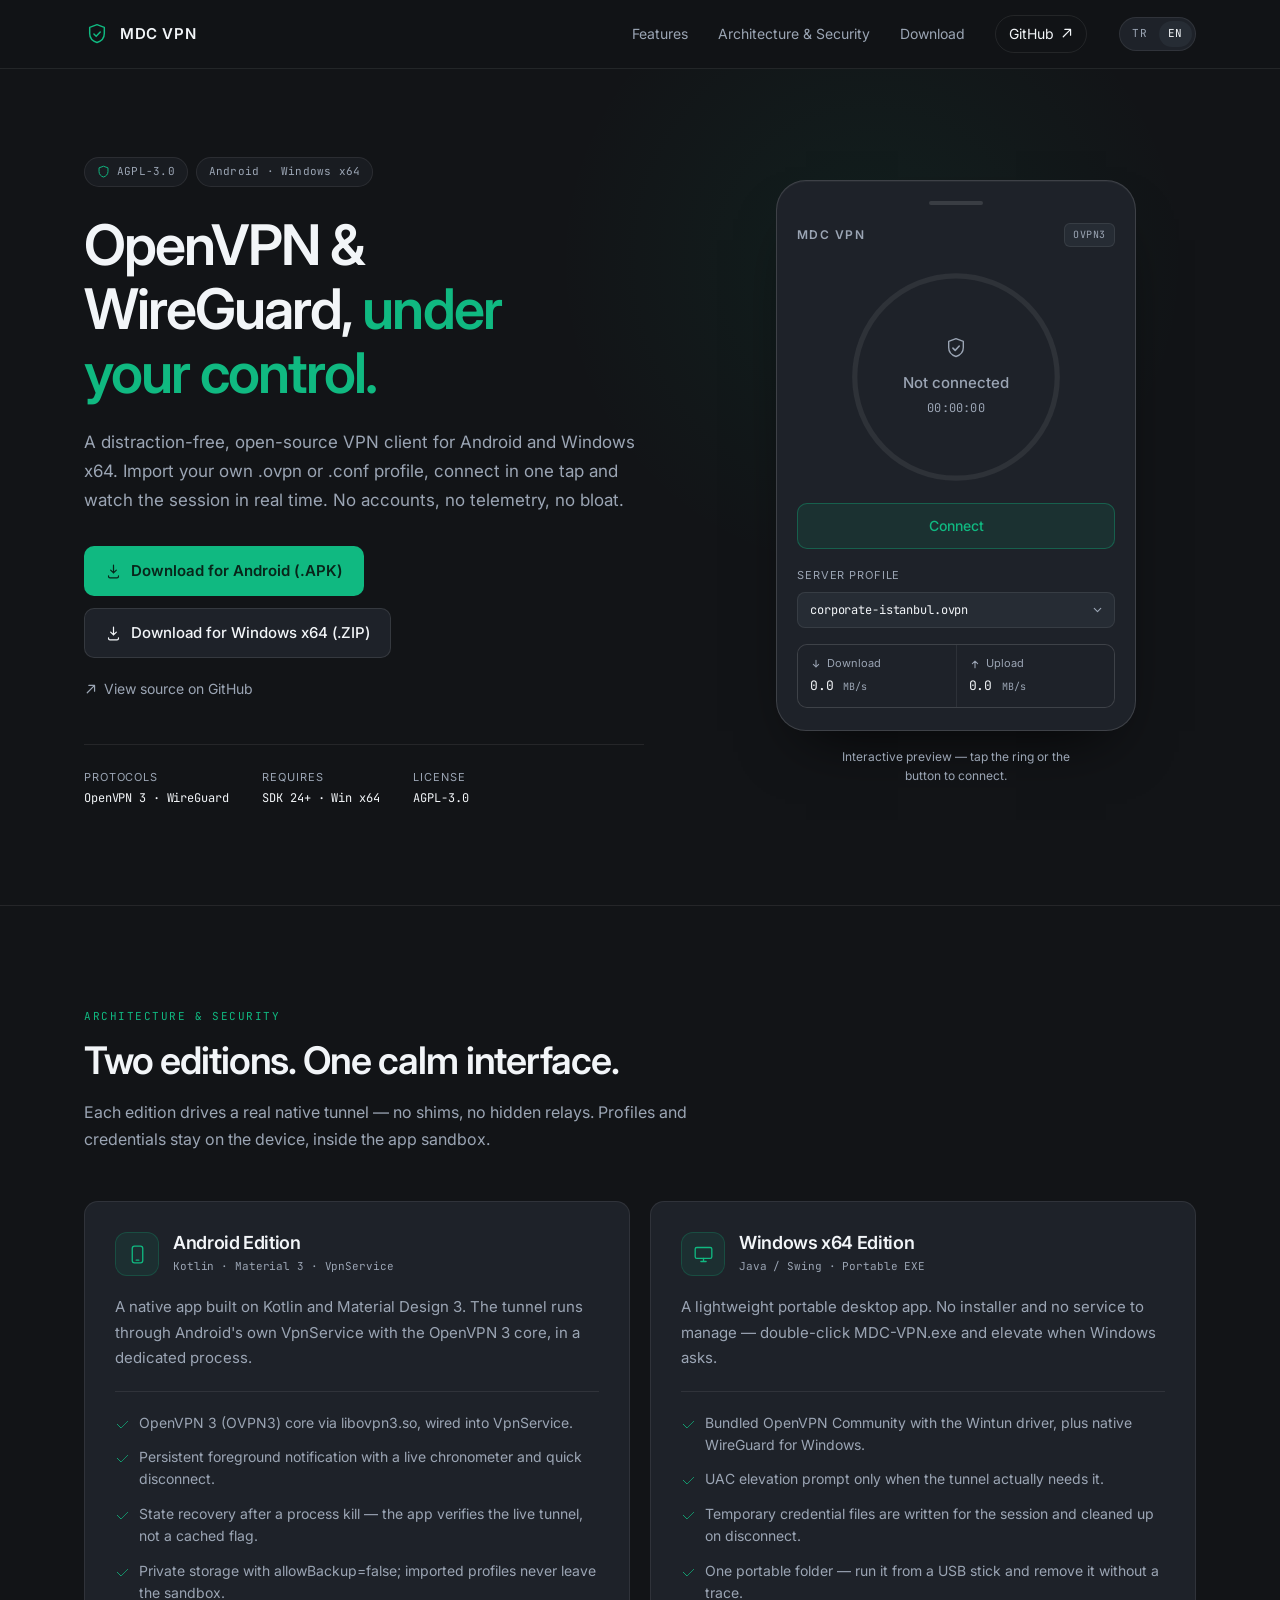
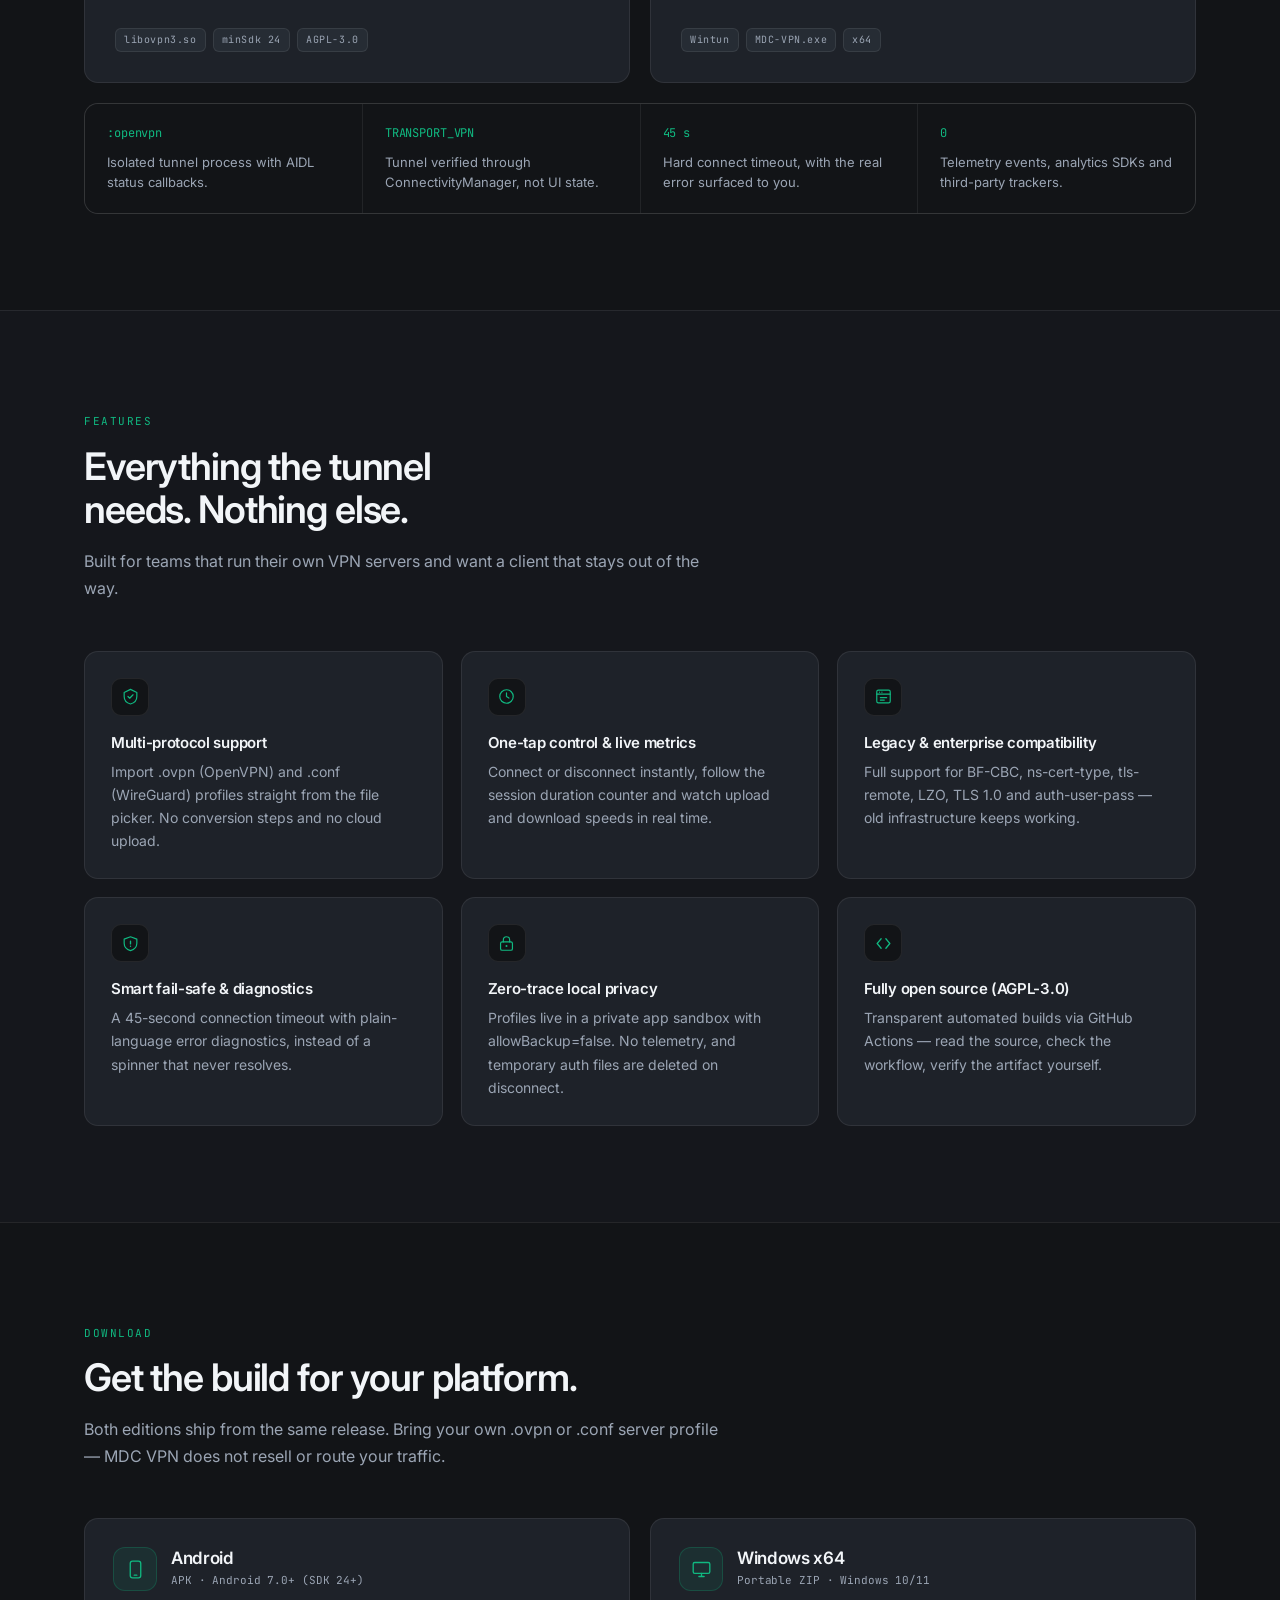
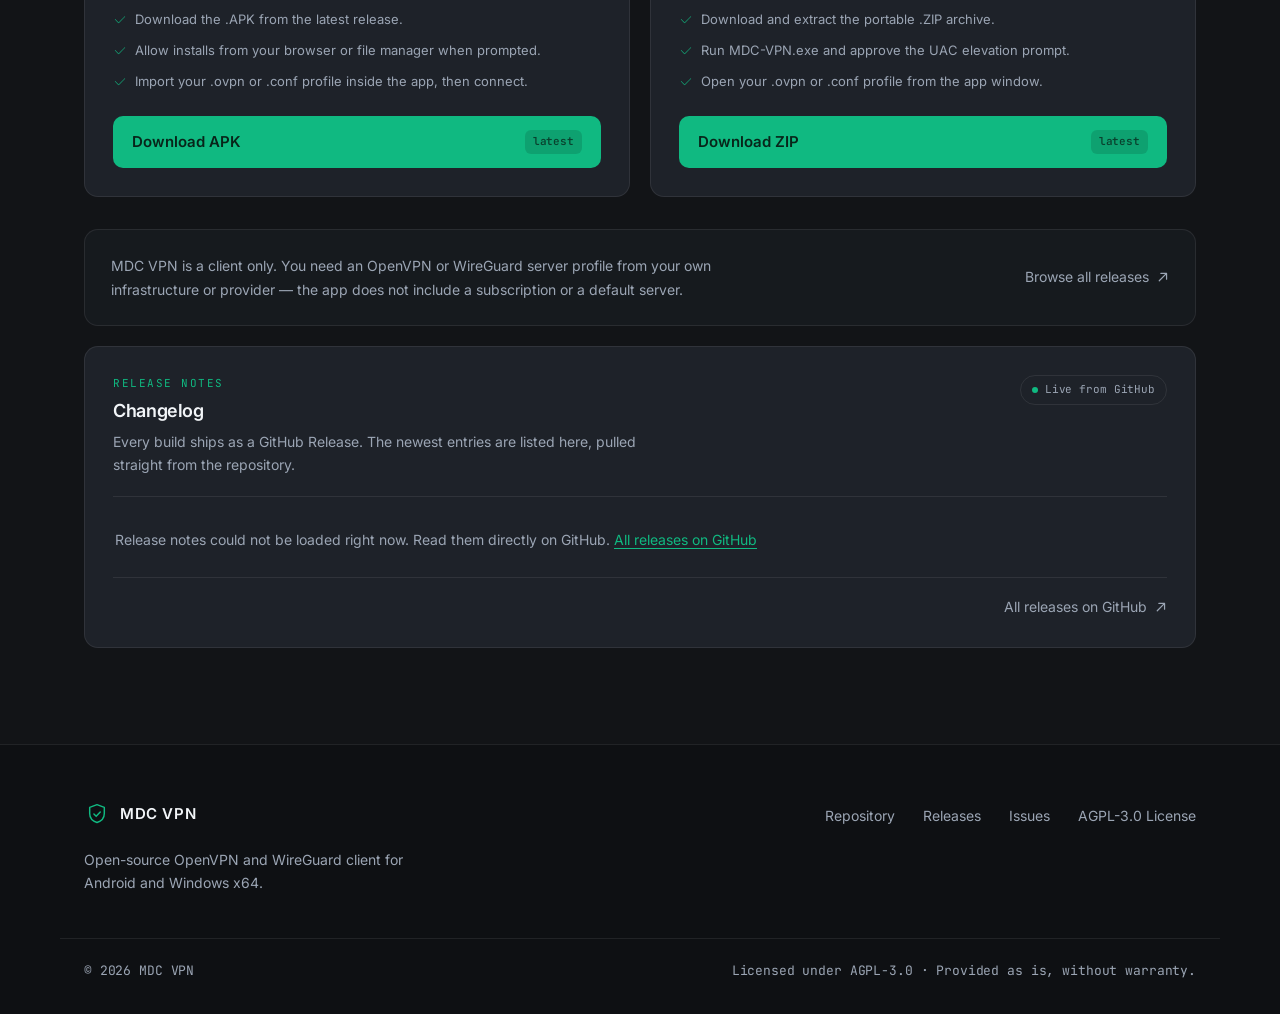
<file: index.html>
<!DOCTYPE html>
<html lang="en">
<head>
<meta charset="UTF-8" />
<meta name="viewport" content="width=device-width, initial-scale=1" />
<title>MDC VPN — Open-source VPN client for Android &amp; Windows</title>
<meta name="description" content="Open-source OpenVPN and WireGuard client for Android and Windows x64. Bring your own .ovpn or .conf profile. No accounts, no telemetry, no bloat." />
<meta name="theme-color" content="#121417" />
<meta property="og:type" content="website" />
<meta property="og:site_name" content="MDC VPN" />
<meta property="og:title" content="MDC VPN — Open-source VPN client for Android &amp; Windows" />
<meta property="og:description" content="OpenVPN and WireGuard client for Android and Windows x64. Bring your own .ovpn or .conf profile. No accounts, no telemetry, no bloat." />
<meta property="og:image" content="assets/og-image.png" />
<meta property="og:image:type" content="image/png" />
<meta property="og:image:width" content="1200" />
<meta property="og:image:height" content="630" />
<meta property="og:image:alt" content="MDC VPN — emerald shield mark on matte anthracite, with the protected status ring" />
<meta name="twitter:card" content="summary_large_image" />
<meta name="twitter:title" content="MDC VPN — Open-source VPN client for Android &amp; Windows" />
<meta name="twitter:description" content="OpenVPN and WireGuard client for Android and Windows x64. Bring your own .ovpn or .conf profile." />
<meta name="twitter:image" content="assets/og-image.png" />
<link rel="icon" href="data:image/svg+xml,%3Csvg xmlns='http://www.w3.org/2000/svg' viewBox='0 0 32 32'%3E%3Crect width='32' height='32' rx='8' fill='%23121417'/%3E%3Cpath d='M16 6l8 3v7c0 5-3.4 8.5-8 10-4.6-1.5-8-5-8-10V9l8-3z' fill='none' stroke='%2310B981' stroke-width='2'/%3E%3Cpath d='M12.5 16.2l2.6 2.6 4.6-5' fill='none' stroke='%2310B981' stroke-width='2' stroke-linecap='round' stroke-linejoin='round'/%3E%3C/svg%3E" />
<link rel="preconnect" href="https://fonts.googleapis.com" />
<link rel="preconnect" href="https://fonts.gstatic.com" crossorigin />
<link href="https://fonts.googleapis.com/css2?family=Inter:wght@400;500;600;700&family=JetBrains+Mono:wght@400;500&display=swap" rel="stylesheet" />
<link rel="stylesheet" href="assets/styles.css" />
</head>
<body>

<a class="skip-link" href="#main" data-i18n="a11y.skip">Skip to content</a>

<!-- ───────────── NAV ───────────── -->
<header class="site-header">
  <div class="container header-inner">
    <a class="brand" href="#top" aria-label="MDC VPN">
      <svg class="brand-mark" viewBox="0 0 32 32" aria-hidden="true">
        <path d="M16 4.5l9 3.4v7.6c0 5.5-3.8 9.4-9 11-5.2-1.6-9-5.5-9-11V7.9l9-3.4z" fill="none" stroke="currentColor" stroke-width="1.8" stroke-linejoin="round"/>
        <path d="M12.2 16.1l2.8 2.8 5-5.4" fill="none" stroke="currentColor" stroke-width="1.8" stroke-linecap="round" stroke-linejoin="round"/>
      </svg>
      <span class="brand-name">MDC&nbsp;VPN</span>
    </a>

    <nav class="nav-links" id="nav-links" aria-label="Primary">
      <a href="#features" data-i18n="nav.features">Features</a>
      <a href="#architecture" data-i18n="nav.architecture">Architecture &amp; Security</a>
      <a href="#download" data-i18n="nav.download">Download</a>
      <a href="https://github.com/MDCforLEGAL/MDC-VPN" target="_blank" rel="noopener noreferrer" class="nav-github">
        GitHub
        <svg viewBox="0 0 16 16" aria-hidden="true"><path d="M6 3h7v7M13 3L4 12" fill="none" stroke="currentColor" stroke-width="1.5" stroke-linecap="round" stroke-linejoin="round"/></svg>
      </a>
    </nav>

    <div class="header-actions">
      <div class="lang-switch" role="group" aria-label="Language / Dil">
        <button type="button" class="lang-btn" data-lang="tr" lang="tr">TR</button>
        <button type="button" class="lang-btn" data-lang="en" lang="en">EN</button>
      </div>
      <button class="menu-btn" id="menu-btn" type="button" aria-expanded="false" aria-controls="nav-links" aria-label="Menu">
        <span></span><span></span>
      </button>
    </div>
  </div>
</header>

<main id="main">

<!-- ───────────── HERO ───────────── -->
<section class="hero" id="top">
  <div class="container hero-grid">
    <div class="hero-copy">
      <div class="pill-row">
        <span class="pill">
          <svg viewBox="0 0 16 16" aria-hidden="true"><path d="M8 1.5l5.5 2v4.6c0 3.3-2.3 5.8-5.5 6.7-3.2-.9-5.5-3.4-5.5-6.7V3.5l5.5-2z" fill="none" stroke="currentColor" stroke-width="1.2"/></svg>
          AGPL-3.0
        </span>
        <span class="pill" data-i18n="hero.badge.platforms">Android · Windows x64</span>
      </div>

      <h1 class="hero-title" data-i18n-html="hero.title">OpenVPN &amp; WireGuard, <span class="accent">under your control.</span></h1>
      <p class="hero-sub" data-i18n="hero.sub">A distraction-free, open-source VPN client for Android and Windows x64. Import your own .ovpn or .conf profile, connect in one tap and watch the session in real time. No accounts, no telemetry, no bloat.</p>

      <div class="cta-row">
        <a class="btn btn-primary" href="https://github.com/MDCforLEGAL/MDC-VPN/releases/latest" data-download="apk">
          <svg class="btn-icon" viewBox="0 0 24 24" aria-hidden="true"><path d="M12 3v11m0 0l-4-4m4 4l4-4M5 18v1a2 2 0 002 2h10a2 2 0 002-2v-1" fill="none" stroke="currentColor" stroke-width="1.7" stroke-linecap="round" stroke-linejoin="round"/></svg>
          <span data-i18n="hero.cta.android">Download for Android (.APK)</span>
        </a>
        <a class="btn btn-outline" href="https://github.com/MDCforLEGAL/MDC-VPN/releases/latest" data-download="zip">
          <svg class="btn-icon" viewBox="0 0 24 24" aria-hidden="true"><path d="M12 3v11m0 0l-4-4m4 4l4-4M5 18v1a2 2 0 002 2h10a2 2 0 002-2v-1" fill="none" stroke="currentColor" stroke-width="1.7" stroke-linecap="round" stroke-linejoin="round"/></svg>
          <span data-i18n="hero.cta.windows">Download for Windows x64 (.ZIP)</span>
        </a>
      </div>

      <a class="link-gh" href="https://github.com/MDCforLEGAL/MDC-VPN" target="_blank" rel="noopener noreferrer">
        <svg viewBox="0 0 16 16" aria-hidden="true"><path d="M6 3h7v7M13 3L4 12" fill="none" stroke="currentColor" stroke-width="1.5" stroke-linecap="round" stroke-linejoin="round"/></svg>
        <span data-i18n="hero.cta.github">View source on GitHub</span>
      </a>

      <dl class="hero-meta">
        <div><dt data-i18n="hero.meta.protocols">Protocols</dt><dd class="mono">OpenVPN 3 · WireGuard</dd></div>
        <div><dt data-i18n="hero.meta.requires">Requires</dt><dd class="mono">SDK 24+ · Win x64</dd></div>
        <div><dt data-i18n="hero.meta.license">License</dt><dd class="mono">AGPL-3.0</dd></div>
      </dl>
    </div>

    <!-- Interactive app mockup -->
    <div class="hero-visual">
      <div class="device" id="device" data-state="disconnected">
        <div class="device-notch" aria-hidden="true"></div>
        <div class="device-head">
          <span class="device-brand">MDC VPN</span>
          <span class="chip mono" id="proto-chip">OVPN3</span>
        </div>

        <div class="ring-wrap">
          <svg class="ring" viewBox="0 0 220 220" aria-hidden="true">
            <circle class="ring-track" cx="110" cy="110" r="96"></circle>
            <circle class="ring-progress" id="ring-progress" cx="110" cy="110" r="96"></circle>
          </svg>
          <div class="ring-center">
            <svg class="ring-shield" viewBox="0 0 32 32" aria-hidden="true">
              <path d="M16 4.5l9 3.4v7.6c0 5.5-3.8 9.4-9 11-5.2-1.6-9-5.5-9-11V7.9l9-3.4z" fill="none" stroke="currentColor" stroke-width="1.7" stroke-linejoin="round"/>
              <path d="M12.2 16.1l2.8 2.8 5-5.4" fill="none" stroke="currentColor" stroke-width="1.9" stroke-linecap="round" stroke-linejoin="round"/>
            </svg>
            <span class="status-label" id="status-label" aria-live="polite">Not connected</span>
            <span class="session mono" id="session-timer">00:00:00</span>
          </div>
        </div>

        <button class="device-toggle" id="device-toggle" type="button" aria-describedby="mockup-hint">
          <span id="toggle-label">Connect</span>
        </button>

        <div class="device-profile">
          <label for="profile-select" data-i18n="mockup.profile">Server profile</label>
          <div class="select-wrap">
            <select id="profile-select" class="mono">
              <option value="corporate-istanbul.ovpn">corporate-istanbul.ovpn</option>
              <option value="frankfurt-dc.conf">frankfurt-dc.conf</option>
              <option value="legacy-datacenter.ovpn">legacy-datacenter.ovpn</option>
            </select>
            <svg viewBox="0 0 16 16" aria-hidden="true"><path d="M4 6l4 4 4-4" fill="none" stroke="currentColor" stroke-width="1.4" stroke-linecap="round" stroke-linejoin="round"/></svg>
          </div>
        </div>

        <div class="stats">
          <div class="stat">
            <span class="stat-label">
              <svg viewBox="0 0 16 16" aria-hidden="true"><path d="M8 3v9m0 0l-3.5-3.5M8 12l3.5-3.5" fill="none" stroke="currentColor" stroke-width="1.4" stroke-linecap="round" stroke-linejoin="round"/></svg>
              <span data-i18n="mockup.download">Download</span>
            </span>
            <span class="stat-value mono" id="speed-down">0.0 <em>MB/s</em></span>
          </div>
          <div class="stat">
            <span class="stat-label">
              <svg viewBox="0 0 16 16" aria-hidden="true"><path d="M8 13V4m0 0L4.5 7.5M8 4l3.5 3.5" fill="none" stroke="currentColor" stroke-width="1.4" stroke-linecap="round" stroke-linejoin="round"/></svg>
              <span data-i18n="mockup.upload">Upload</span>
            </span>
            <span class="stat-value mono" id="speed-up">0.0 <em>MB/s</em></span>
          </div>
        </div>
      </div>
      <p class="mockup-hint" id="mockup-hint" data-i18n="mockup.hint">Interactive preview — tap the ring to connect.</p>
    </div>
  </div>
</section>

<!-- ───────────── ARCHITECTURE / PLATFORMS ───────────── -->
<section class="section" id="architecture">
  <div class="container">
    <div class="section-head">
      <span class="eyebrow" data-i18n="arch.eyebrow">Architecture &amp; Security</span>
      <h2 data-i18n="arch.title">Two editions. One calm interface.</h2>
      <p class="section-sub" data-i18n="arch.sub">Each edition talks to a real, native tunnel — no shims, no hidden relays. Profiles and credentials stay on the device, inside the app sandbox.</p>
    </div>

    <div class="platform-grid">
      <!-- Android -->
      <article class="card platform-card">
        <header class="platform-head">
          <div class="platform-icon">
            <svg viewBox="0 0 24 24" aria-hidden="true"><rect x="6" y="2.5" width="12" height="19" rx="2.6" fill="none" stroke="currentColor" stroke-width="1.5"/><path d="M10.5 18.5h3" stroke="currentColor" stroke-width="1.5" stroke-linecap="round"/></svg>
          </div>
          <div>
            <h3 data-i18n="android.title">Android Edition</h3>
            <p class="platform-meta mono">Kotlin · Material 3 · VpnService</p>
          </div>
        </header>
        <p class="platform-desc" data-i18n="android.desc">Native app built on Kotlin and Material Design 3. The tunnel runs through Android's own VpnService with the OpenVPN 3 core, in a dedicated process.</p>
        <ul class="feature-list">
          <li data-i18n="android.f1">OpenVPN 3 (OVPN3) core via libovpn3.so, wired into VpnService.</li>
          <li data-i18n="android.f2">Persistent foreground notification with a live chronometer and quick disconnect.</li>
          <li data-i18n="android.f3">State recovery after a process kill — the app verifies the live tunnel, not a cached flag.</li>
          <li data-i18n="android.f4">Private storage with allowBackup=false; imported profiles never leave the sandbox.</li>
        </ul>
        <div class="chip-row">
          <span class="chip mono">libovpn3.so</span>
          <span class="chip mono">minSdk 24</span>
          <span class="chip mono">AGPL-3.0</span>
        </div>
      </article>

      <!-- Windows -->
      <article class="card platform-card">
        <header class="platform-head">
          <div class="platform-icon">
            <svg viewBox="0 0 24 24" aria-hidden="true"><rect x="2.5" y="4" width="19" height="12.5" rx="1.8" fill="none" stroke="currentColor" stroke-width="1.5"/><path d="M9 20h6M12 16.5V20" stroke="currentColor" stroke-width="1.5" stroke-linecap="round"/></svg>
          </div>
          <div>
            <h3 data-i18n="win.title">Windows x64 Edition</h3>
            <p class="platform-meta mono">Java / Swing · Portable EXE</p>
          </div>
        </header>
        <p class="platform-desc" data-i18n="win.desc">A lightweight portable desktop app. No installer, no service to manage — double-click MDC-VPN.exe and elevate when Windows asks.</p>
        <ul class="feature-list">
          <li data-i18n="win.f1">Bundled OpenVPN Community with the Wintun driver, plus native WireGuard for Windows.</li>
          <li data-i18n="win.f2">UAC elevation prompt only when the tunnel actually needs it.</li>
          <li data-i18n="win.f3">Temporary credential files are written for the session and cleaned up on disconnect.</li>
          <li data-i18n="win.f4">Single portable folder — run it from a USB stick and remove it without a trace.</li>
        </ul>
        <div class="chip-row">
          <span class="chip mono">Wintun</span>
          <span class="chip mono">MDC-VPN.exe</span>
          <span class="chip mono">x64</span>
        </div>
      </article>
    </div>

    <div class="arch-strip">
      <div class="arch-item">
        <span class="arch-key mono">:openvpn</span>
        <p data-i18n="arch.s1">Isolated tunnel process with AIDL status callbacks.</p>
      </div>
      <div class="arch-item">
        <span class="arch-key mono">TRANSPORT_VPN</span>
        <p data-i18n="arch.s2">Tunnel verified through ConnectivityManager, not UI state.</p>
      </div>
      <div class="arch-item">
        <span class="arch-key mono">45 s</span>
        <p data-i18n="arch.s3">Hard connect timeout, with the real error surfaced to you.</p>
      </div>
      <div class="arch-item">
        <span class="arch-key mono">0</span>
        <p data-i18n="arch.s4">Telemetry events, analytics SDKs and third-party trackers.</p>
      </div>
    </div>
  </div>
</section>

<!-- ───────────── FEATURES ───────────── -->
<section class="section section-alt" id="features">
  <div class="container">
    <div class="section-head">
      <span class="eyebrow" data-i18n="feat.eyebrow">Features</span>
      <h2 data-i18n="feat.title">Everything the tunnel needs. Nothing else.</h2>
      <p class="section-sub" data-i18n="feat.sub">Built for teams that maintain their own VPN servers and want a client that stays out of the way.</p>
    </div>

    <div class="feature-grid">
      <article class="card feature-card">
        <div class="f-icon"><svg viewBox="0 0 24 24" aria-hidden="true"><path d="M12 3l8 4v5c0 5-3.4 8.2-8 9.5-4.6-1.3-8-4.5-8-9.5V7l8-4z" fill="none" stroke="currentColor" stroke-width="1.5" stroke-linejoin="round"/><path d="M8.8 12l2.2 2.2 4.2-4.4" fill="none" stroke="currentColor" stroke-width="1.5" stroke-linecap="round" stroke-linejoin="round"/></svg></div>
        <h3 data-i18n="feat.f1.title">Multi-protocol support</h3>
        <p data-i18n="feat.f1.desc">Import .ovpn (OpenVPN) and .conf (WireGuard) profiles straight from the file picker. No conversion steps and no cloud upload.</p>
      </article>

      <article class="card feature-card">
        <div class="f-icon"><svg viewBox="0 0 24 24" aria-hidden="true"><circle cx="12" cy="12" r="8.5" fill="none" stroke="currentColor" stroke-width="1.5"/><path d="M12 7.5V12l3 2" fill="none" stroke="currentColor" stroke-width="1.5" stroke-linecap="round" stroke-linejoin="round"/></svg></div>
        <h3 data-i18n="feat.f2.title">One-tap control &amp; live metrics</h3>
        <p data-i18n="feat.f2.desc">Connect or disconnect instantly, follow the session duration counter and watch upload and download speeds in real time.</p>
      </article>

      <article class="card feature-card">
        <div class="f-icon"><svg viewBox="0 0 24 24" aria-hidden="true"><rect x="3.5" y="4" width="17" height="16" rx="2" fill="none" stroke="currentColor" stroke-width="1.5"/><path d="M3.5 9h17M7 6.5h.01M10 6.5h.01" stroke="currentColor" stroke-width="1.5" stroke-linecap="round"/><path d="M8 13.5h8M8 16.5h5" stroke="currentColor" stroke-width="1.5" stroke-linecap="round"/></svg></div>
        <h3 data-i18n="feat.f3.title">Legacy &amp; enterprise compatibility</h3>
        <p data-i18n="feat.f3.desc">Full support for BF-CBC, ns-cert-type, tls-remote, LZO, TLS 1.0 and auth-user-pass — old infrastructure keeps working.</p>
      </article>

      <article class="card feature-card">
        <div class="f-icon"><svg viewBox="0 0 24 24" aria-hidden="true"><path d="M12 3.5l8 3v5.2c0 4.7-3.3 7.9-8 9.3-4.7-1.4-8-4.6-8-9.3V6.5l8-3z" fill="none" stroke="currentColor" stroke-width="1.5" stroke-linejoin="round"/><path d="M12 9v3.5M12 15.5h.01" stroke="currentColor" stroke-width="1.7" stroke-linecap="round"/></svg></div>
        <h3 data-i18n="feat.f4.title">Smart fail-safe &amp; diagnostics</h3>
        <p data-i18n="feat.f4.desc">A 45-second connection timeout with plain-language error diagnostics, instead of a spinner that never resolves.</p>
      </article>

      <article class="card feature-card">
        <div class="f-icon"><svg viewBox="0 0 24 24" aria-hidden="true"><rect x="4.5" y="10" width="15" height="10.5" rx="2" fill="none" stroke="currentColor" stroke-width="1.5"/><path d="M8 10V7.5a4 4 0 018 0V10" fill="none" stroke="currentColor" stroke-width="1.5" stroke-linecap="round"/><circle cx="12" cy="15.2" r="1.3" fill="currentColor"/></svg></div>
        <h3 data-i18n="feat.f5.title">Zero-trace local privacy</h3>
        <p data-i18n="feat.f5.desc">Profiles live in a private app sandbox with allowBackup=false. No telemetry, and temporary auth files are deleted on disconnect.</p>
      </article>

      <article class="card feature-card">
        <div class="f-icon"><svg viewBox="0 0 24 24" aria-hidden="true"><path d="M9 18l-5-6 5-6M15 6l5 6-5 6" fill="none" stroke="currentColor" stroke-width="1.6" stroke-linecap="round" stroke-linejoin="round"/></svg></div>
        <h3 data-i18n="feat.f6.title">Fully open source (AGPL-3.0)</h3>
        <p data-i18n="feat.f6.desc">Transparent automated builds via GitHub Actions — read the source, check the workflow, verify the artifact yourself.</p>
      </article>
    </div>
  </div>
</section>

<!-- ───────────── DOWNLOAD ───────────── -->
<section class="section" id="download">
  <div class="container">
    <div class="section-head">
      <span class="eyebrow" data-i18n="dl.eyebrow">Download</span>
      <h2 data-i18n="dl.title">Get the build for your platform.</h2>
      <p class="section-sub" data-i18n="dl.sub">Both editions ship from the same release. Bring your own .ovpn or .conf server profile — MDC VPN does not resell or route your traffic.</p>
    </div>

    <div class="download-grid">
      <article class="card download-card">
        <div class="dl-top">
          <div class="platform-icon">
            <svg viewBox="0 0 24 24" aria-hidden="true"><rect x="6" y="2.5" width="12" height="19" rx="2.6" fill="none" stroke="currentColor" stroke-width="1.5"/><path d="M10.5 18.5h3" stroke="currentColor" stroke-width="1.5" stroke-linecap="round"/></svg>
          </div>
          <div>
            <h3>Android</h3>
            <p class="dl-req mono" data-i18n="dl.android.req">APK · Android 7.0+ (SDK 24+)</p>
          </div>
        </div>
        <ul class="feature-list compact">
          <li data-i18n="dl.android.i1">Download the .APK from the latest release.</li>
          <li data-i18n="dl.android.i2">Allow installs from your browser or file manager when prompted.</li>
          <li data-i18n="dl.android.i3">Import your .ovpn or .conf profile inside the app, then connect.</li>
        </ul>
        <a class="btn btn-primary btn-block" href="https://github.com/MDCforLEGAL/MDC-VPN/releases/latest" data-download="apk">
          <span data-i18n="dl.android.cta">Download APK</span>
          <span class="tag mono" data-release-tag>latest</span>
        </a>
      </article>

      <article class="card download-card">
        <div class="dl-top">
          <div class="platform-icon">
            <svg viewBox="0 0 24 24" aria-hidden="true"><rect x="2.5" y="4" width="19" height="12.5" rx="1.8" fill="none" stroke="currentColor" stroke-width="1.5"/><path d="M9 20h6M12 16.5V20" stroke="currentColor" stroke-width="1.5" stroke-linecap="round"/></svg>
          </div>
          <div>
            <h3>Windows x64</h3>
            <p class="dl-req mono" data-i18n="dl.win.req">Portable ZIP · Windows 10/11</p>
          </div>
        </div>
        <ul class="feature-list compact">
          <li data-i18n="dl.win.i1">Download and extract the portable .ZIP archive.</li>
          <li data-i18n="dl.win.i2">Run MDC-VPN.exe and approve the UAC elevation prompt.</li>
          <li data-i18n="dl.win.i3">Open your .ovpn or .conf profile from the app window.</li>
        </ul>
        <a class="btn btn-primary btn-block" href="https://github.com/MDCforLEGAL/MDC-VPN/releases/latest" data-download="zip">
          <span data-i18n="dl.win.cta">Download ZIP</span>
          <span class="tag mono" data-release-tag>latest</span>
        </a>
      </article>
    </div>

    <div class="dl-note">
      <p data-i18n-html="dl.note">MDC VPN is a client only. You need an OpenVPN or WireGuard server profile from your own infrastructure or provider — the app does not include a subscription or a default server.</p>
      <a class="link-gh" href="https://github.com/MDCforLEGAL/MDC-VPN/releases" target="_blank" rel="noopener noreferrer">
        <span data-i18n="dl.all">Browse all releases</span>
        <svg viewBox="0 0 16 16" aria-hidden="true"><path d="M6 3h7v7M13 3L4 12" fill="none" stroke="currentColor" stroke-width="1.5" stroke-linecap="round" stroke-linejoin="round"/></svg>
      </a>
    </div>

    <!-- Release notes from GitHub -->
    <section class="changelog" id="changelog" aria-labelledby="changelog-title">
      <div class="changelog-head">
        <div>
          <span class="eyebrow" data-i18n="log.eyebrow">Release notes</span>
          <h3 id="changelog-title" data-i18n="log.title">Changelog</h3>
          <p class="changelog-sub" data-i18n="log.sub">Every build ships as a GitHub Release. The newest entries are listed here, pulled straight from the repository.</p>
        </div>
        <span class="live-chip mono">
          <span class="live-dot" aria-hidden="true"></span>
          <span data-i18n="log.live">Live from GitHub</span>
        </span>
      </div>

      <div class="changelog-list" id="changelog-list" aria-live="polite" aria-busy="true">
        <p class="changelog-state" data-i18n="log.loading">Loading release notes…</p>
      </div>

      <div class="changelog-foot">
        <a class="link-gh" href="https://github.com/MDCforLEGAL/MDC-VPN/releases" target="_blank" rel="noopener noreferrer">
          <span data-i18n="log.all">All releases on GitHub</span>
          <svg viewBox="0 0 16 16" aria-hidden="true"><path d="M6 3h7v7M13 3L4 12" fill="none" stroke="currentColor" stroke-width="1.5" stroke-linecap="round" stroke-linejoin="round"/></svg>
        </a>
      </div>
    </section>
  </div>
</section>

</main>

<!-- ───────────── FOOTER ───────────── -->
<footer class="site-footer">
  <div class="container footer-inner">
    <div class="footer-brand">
      <a class="brand" href="#top">
        <svg class="brand-mark" viewBox="0 0 32 32" aria-hidden="true">
          <path d="M16 4.5l9 3.4v7.6c0 5.5-3.8 9.4-9 11-5.2-1.6-9-5.5-9-11V7.9l9-3.4z" fill="none" stroke="currentColor" stroke-width="1.8" stroke-linejoin="round"/>
          <path d="M12.2 16.1l2.8 2.8 5-5.4" fill="none" stroke="currentColor" stroke-width="1.8" stroke-linecap="round" stroke-linejoin="round"/>
        </svg>
        <span class="brand-name">MDC&nbsp;VPN</span>
      </a>
      <p data-i18n="footer.tagline">Open-source OpenVPN and WireGuard client for Android and Windows x64.</p>
    </div>

    <nav class="footer-links" aria-label="Footer">
      <a href="https://github.com/MDCforLEGAL/MDC-VPN" target="_blank" rel="noopener noreferrer" data-i18n="footer.repo">Repository</a>
      <a href="https://github.com/MDCforLEGAL/MDC-VPN/releases" target="_blank" rel="noopener noreferrer" data-i18n="footer.releases">Releases</a>
      <a href="https://github.com/MDCforLEGAL/MDC-VPN/issues" target="_blank" rel="noopener noreferrer" data-i18n="footer.issues">Issues</a>
      <a href="https://github.com/MDCforLEGAL/MDC-VPN/blob/main/LICENSE" target="_blank" rel="noopener noreferrer" data-i18n="footer.license">AGPL-3.0 License</a>
    </nav>
  </div>
  <div class="container footer-bottom">
    <span class="mono">© <span id="year">2026</span> MDC VPN</span>
    <span class="mono" data-i18n="footer.rights">Licensed under AGPL-3.0 · Provided as is, without warranty.</span>
  </div>
</footer>

<script src="assets/i18n.js"></script>
<script src="assets/app.js"></script>
</body>
</html>
</file>
<file: assets/styles.css>
/* MDC VPN — landing page styles
   Palette: #121417 / #1E2229 / #262C34 / #10B981 / #F2F5F8 / #9BA5B4 */

:root {
  --bg: #121417;
  --surface: #1E2229;
  --elevated: #262C34;
  --accent: #10B981;
  --text: #F2F5F8;
  --muted: #9BA5B4;
  --border: 1px solid rgba(255, 255, 255, 0.08);
  --border-strong: 1px solid rgba(255, 255, 255, 0.14);

  --font-sans: "Inter", "Plus Jakarta Sans", -apple-system, BlinkMacSystemFont, "Segoe UI", Roboto, sans-serif;
  --font-mono: "JetBrains Mono", ui-monospace, SFMono-Regular, Menlo, Consolas, monospace;

  --radius-sm: 8px;
  --radius: 14px;
  --radius-lg: 20px;

  --container: 1160px;
  --ease: cubic-bezier(0.22, 0.61, 0.36, 1);
}

*, *::before, *::after { box-sizing: border-box; }

html {
  scroll-behavior: smooth;
  -webkit-text-size-adjust: 100%;
}

body {
  margin: 0;
  background: var(--bg);
  color: var(--text);
  font-family: var(--font-sans);
  font-size: 16px;
  line-height: 1.6;
  -webkit-font-smoothing: antialiased;
  text-rendering: optimizeLegibility;
  overflow-x: hidden;
}

img, svg { display: block; max-width: 100%; }
a { color: inherit; text-decoration: none; }
p { margin: 0; }
h1, h2, h3 { margin: 0; line-height: 1.15; letter-spacing: -0.02em; font-weight: 600; }
ul { margin: 0; padding: 0; list-style: none; }
button { font: inherit; }

.mono {
  font-family: var(--font-mono);
  font-size: 0.8125rem;
  letter-spacing: -0.01em;
}

.container {
  width: 100%;
  max-width: var(--container);
  margin: 0 auto;
  padding: 0 24px;
}

.skip-link {
  position: absolute;
  left: 16px;
  top: -60px;
  z-index: 100;
  padding: 10px 16px;
  background: var(--elevated);
  border: var(--border-strong);
  border-radius: var(--radius-sm);
  transition: top 0.2s var(--ease);
}
.skip-link:focus { top: 12px; }

section[id] { scroll-margin-top: 84px; }

:where(a, button, select):focus-visible {
  outline: 2px solid var(--accent);
  outline-offset: 3px;
  border-radius: 6px;
}

/* ───────────── Header ───────────── */
.site-header {
  position: sticky;
  top: 0;
  z-index: 50;
  background: rgba(18, 20, 23, 0.82);
  backdrop-filter: blur(14px) saturate(120%);
  -webkit-backdrop-filter: blur(14px) saturate(120%);
  border-bottom: var(--border);
}

.header-inner {
  display: flex;
  align-items: center;
  gap: 32px;
  height: 68px;
}

.brand {
  display: inline-flex;
  align-items: center;
  gap: 10px;
  color: var(--accent);
  flex-shrink: 0;
}
.brand-mark { width: 26px; height: 26px; }
.brand-name {
  color: var(--text);
  font-weight: 600;
  font-size: 0.9375rem;
  letter-spacing: 0.04em;
  text-transform: uppercase;
}

.nav-links {
  display: flex;
  align-items: center;
  gap: 30px;
  margin-left: auto;
  font-size: 0.875rem;
  color: var(--muted);
}
.nav-links a {
  position: relative;
  transition: color 0.2s var(--ease);
}
.nav-links a:hover { color: var(--text); }
.nav-links a::after {
  content: "";
  position: absolute;
  left: 0;
  right: 0;
  bottom: -6px;
  height: 1px;
  background: var(--accent);
  transform: scaleX(0);
  transform-origin: left;
  transition: transform 0.25s var(--ease);
}
.nav-links a:hover::after { transform: scaleX(1); }

.nav-github {
  display: inline-flex;
  align-items: center;
  gap: 6px;
  color: var(--text);
  padding: 7px 13px;
  border: var(--border);
  border-radius: 999px;
  transition: background 0.2s var(--ease), border-color 0.2s var(--ease);
}
.nav-github svg { width: 13px; height: 13px; }
.nav-github:hover { background: var(--surface); border-color: rgba(255,255,255,0.16); }
.nav-github::after { display: none; }

.header-actions {
  display: flex;
  align-items: center;
  gap: 12px;
}

.lang-switch {
  display: flex;
  align-items: center;
  padding: 3px;
  gap: 2px;
  background: var(--surface);
  border: var(--border);
  border-radius: 999px;
}
.lang-btn {
  appearance: none;
  border: 0;
  background: transparent;
  color: var(--muted);
  font-family: var(--font-mono);
  font-size: 0.6875rem;
  letter-spacing: 0.06em;
  padding: 4px 9px;
  border-radius: 999px;
  cursor: pointer;
  transition: color 0.18s var(--ease), background 0.18s var(--ease);
}
.lang-btn:hover { color: var(--text); }
.lang-btn.is-active { background: var(--elevated); color: var(--text); }

.menu-btn {
  display: none;
  flex-direction: column;
  justify-content: center;
  gap: 5px;
  width: 36px;
  height: 34px;
  padding: 0 8px;
  background: transparent;
  border: var(--border);
  border-radius: var(--radius-sm);
  cursor: pointer;
}
.menu-btn span {
  height: 1.5px;
  background: var(--text);
  border-radius: 2px;
  transition: transform 0.22s var(--ease), opacity 0.22s var(--ease);
}
.menu-btn[aria-expanded="true"] span:first-child { transform: translateY(3.25px) rotate(45deg); }
.menu-btn[aria-expanded="true"] span:last-child { transform: translateY(-3.25px) rotate(-45deg); }

/* ───────────── Hero ───────────── */
.hero {
  position: relative;
  padding: 88px 0 96px;
  overflow: hidden;
}
.hero::before {
  content: "";
  position: absolute;
  inset: -20% 0 auto 40%;
  width: 720px;
  height: 720px;
  background: radial-gradient(circle, rgba(16, 185, 129, 0.07), transparent 62%);
  pointer-events: none;
}

.hero-grid {
  position: relative;
  display: grid;
  grid-template-columns: minmax(0, 1.05fr) minmax(0, 0.9fr);
  gap: 72px;
  align-items: center;
}

.pill-row { display: flex; flex-wrap: wrap; gap: 8px; margin-bottom: 26px; }
.pill {
  display: inline-flex;
  align-items: center;
  gap: 7px;
  padding: 5px 12px;
  border: var(--border);
  border-radius: 999px;
  background: rgba(30, 34, 41, 0.6);
  color: var(--muted);
  font-family: var(--font-mono);
  font-size: 0.6875rem;
  letter-spacing: 0.02em;
}
.pill svg { width: 13px; height: 13px; color: var(--accent); }

.hero-title {
  font-size: clamp(2.25rem, 4.6vw, 3.5rem);
  font-weight: 600;
  letter-spacing: -0.035em;
  max-width: 15ch;
  text-wrap: balance;
}
.hero-title .accent { color: var(--accent); }

.hero-sub {
  margin-top: 22px;
  max-width: 54ch;
  color: var(--muted);
  font-size: 1.0625rem;
  line-height: 1.7;
}

.cta-row {
  display: flex;
  flex-wrap: wrap;
  gap: 12px;
  margin-top: 32px;
}

.btn {
  display: inline-flex;
  align-items: center;
  justify-content: center;
  gap: 9px;
  padding: 12px 20px;
  border-radius: 10px;
  font-size: 0.9375rem;
  font-weight: 500;
  border: 1px solid transparent;
  cursor: pointer;
  transition: background 0.2s var(--ease), border-color 0.2s var(--ease),
              color 0.2s var(--ease), transform 0.15s var(--ease);
}
.btn:active { transform: translateY(1px); }
.btn-icon { width: 17px; height: 17px; flex-shrink: 0; }

.btn-primary {
  background: var(--accent);
  color: #08251A;
  font-weight: 600;
}
.btn-primary:hover { background: #0FA875; }

.btn-outline {
  background: var(--surface);
  color: var(--text);
  border-color: rgba(255, 255, 255, 0.1);
}
.btn-outline:hover { background: var(--elevated); border-color: rgba(255, 255, 255, 0.18); }

.btn-block {
  width: 100%;
  justify-content: space-between;
  margin-top: 24px;
  padding: 13px 18px;
}
.btn-block .tag {
  background: rgba(0, 0, 0, 0.16);
  color: inherit;
  padding: 3px 8px;
  border-radius: 6px;
  font-size: 0.6875rem;
  opacity: 0.8;
}

.link-gh {
  display: inline-flex;
  align-items: center;
  gap: 7px;
  margin-top: 20px;
  color: var(--muted);
  font-size: 0.875rem;
  transition: color 0.2s var(--ease);
}
.link-gh svg { width: 13px; height: 13px; }
.link-gh:hover { color: var(--accent); }

.hero-meta {
  display: flex;
  flex-wrap: wrap;
  gap: 14px 34px;
  margin: 40px 0 0;
  padding-top: 24px;
  border-top: var(--border);
}
.hero-meta div { display: flex; flex-direction: column; gap: 3px; }
.hero-meta dt {
  font-size: 0.6875rem;
  letter-spacing: 0.08em;
  text-transform: uppercase;
  color: var(--muted);
}
.hero-meta dd { margin: 0; color: var(--text); font-size: 0.75rem; }

/* ───────────── App mockup ───────────── */
.hero-visual {
  display: flex;
  flex-direction: column;
  align-items: center;
  justify-self: center;
  width: 100%;
  max-width: 360px;
}

.device {
  width: 100%;
  background: var(--surface);
  border: var(--border-strong);
  border-radius: 30px;
  padding: 20px 20px 22px;
  box-shadow: 0 30px 60px -30px rgba(0, 0, 0, 0.85),
              inset 0 1px 0 rgba(255, 255, 255, 0.04);
}

.device-notch {
  width: 54px;
  height: 4px;
  margin: 0 auto 18px;
  border-radius: 999px;
  background: rgba(255, 255, 255, 0.12);
}

.device-head {
  display: flex;
  align-items: center;
  justify-content: space-between;
  margin-bottom: 14px;
}
.device-brand {
  font-size: 0.75rem;
  font-weight: 600;
  letter-spacing: 0.12em;
  text-transform: uppercase;
  color: var(--muted);
}
.chip {
  display: inline-flex;
  align-items: center;
  padding: 3px 8px;
  border-radius: 6px;
  background: var(--elevated);
  border: var(--border);
  color: var(--muted);
  font-size: 0.625rem;
  letter-spacing: 0.06em;
}

.ring-wrap {
  position: relative;
  cursor: pointer;
  border-radius: 50%;
  width: 100%;
  max-width: 232px;
  margin: 4px auto 6px;
  aspect-ratio: 1;
}
.ring { width: 100%; height: 100%; transform: rotate(-90deg); overflow: visible; }
.ring-wrap:hover .ring-progress { opacity: 0.75; }
.device[data-state="protected"] .ring-wrap:hover .ring-progress { opacity: 1; }
.ring-track {
  fill: none;
  stroke: rgba(255, 255, 255, 0.07);
  stroke-width: 5;
}
.ring-progress {
  fill: none;
  stroke: var(--accent);
  stroke-width: 5;
  stroke-linecap: round;
  stroke-dasharray: 603.19;
  stroke-dashoffset: 603.19;
  transition: stroke-dashoffset 0.9s var(--ease), opacity 0.3s var(--ease);
}

.ring-center {
  position: absolute;
  inset: 0;
  display: flex;
  flex-direction: column;
  align-items: center;
  justify-content: center;
  gap: 4px;
  text-align: center;
}
.ring-shield {
  width: 26px;
  height: 26px;
  color: var(--muted);
  margin-bottom: 6px;
  transition: color 0.3s var(--ease);
}
.status-label {
  font-size: 0.9375rem;
  font-weight: 500;
  color: var(--muted);
  transition: color 0.3s var(--ease);
}
.session {
  font-size: 0.75rem;
  color: var(--muted);
  font-variant-numeric: tabular-nums;
  letter-spacing: 0.02em;
  transition: color 0.3s var(--ease);
}

.device-toggle {
  width: 100%;
  margin-top: 4px;
  padding: 11px 16px;
  border-radius: 10px;
  border: 1px solid rgba(16, 185, 129, 0.35);
  background: rgba(16, 185, 129, 0.1);
  color: var(--accent);
  font-size: 0.875rem;
  font-weight: 500;
  cursor: pointer;
  transition: background 0.2s var(--ease), border-color 0.2s var(--ease), color 0.2s var(--ease);
}
.device-toggle:hover { background: rgba(16, 185, 129, 0.16); border-color: rgba(16, 185, 129, 0.5); }

.device-profile { margin-top: 18px; }
.device-profile label {
  display: block;
  margin-bottom: 7px;
  font-size: 0.6875rem;
  letter-spacing: 0.08em;
  text-transform: uppercase;
  color: var(--muted);
}
.select-wrap { position: relative; }
.select-wrap select {
  width: 100%;
  appearance: none;
  -webkit-appearance: none;
  padding: 9px 32px 9px 12px;
  background: var(--elevated);
  border: var(--border);
  border-radius: 8px;
  color: var(--text);
  font-size: 0.75rem;
  cursor: pointer;
}
.select-wrap select:hover { border-color: rgba(255, 255, 255, 0.16); }
.select-wrap svg {
  position: absolute;
  right: 11px;
  top: 50%;
  transform: translateY(-50%);
  width: 13px;
  height: 13px;
  color: var(--muted);
  pointer-events: none;
}
.select-wrap select option { background: var(--surface); color: var(--text); }

.stats {
  display: grid;
  grid-template-columns: 1fr 1fr;
  gap: 1px;
  margin-top: 16px;
  background: rgba(255, 255, 255, 0.07);
  border: var(--border);
  border-radius: 10px;
  overflow: hidden;
}
.stat {
  display: flex;
  flex-direction: column;
  gap: 4px;
  padding: 10px 12px;
  background: var(--surface);
}
.stat-label {
  display: flex;
  align-items: center;
  gap: 5px;
  font-size: 0.6875rem;
  color: var(--muted);
}
.stat-label svg { width: 12px; height: 12px; }
.stat-value {
  font-size: 0.8125rem;
  color: var(--text);
  font-variant-numeric: tabular-nums;
}
.stat-value em {
  font-style: normal;
  font-size: 0.625rem;
  color: var(--muted);
  margin-left: 2px;
}

/* state: connecting */
.device[data-state="connecting"] .ring-progress {
  stroke-dasharray: 150 453;
  animation: ring-spin 1.5s linear infinite;
  opacity: 0.9;
}
.device[data-state="connecting"] .status-label,
.device[data-state="connecting"] .ring-shield { color: var(--accent); }

/* state: disconnecting */
.device[data-state="disconnecting"] .ring-progress {
  stroke-dasharray: 300 303;
  animation: ring-spin 1.1s linear infinite;
  opacity: 0.55;
}

/* state: protected */
.device[data-state="protected"] .ring-progress {
  stroke-dashoffset: 0;
  transition: stroke-dashoffset 0.9s var(--ease);
}
.device[data-state="protected"] .status-label,
.device[data-state="protected"] .ring-shield,
.device[data-state="protected"] .session { color: var(--accent); }
.device[data-state="protected"] .session { color: rgba(16, 185, 129, 0.75); }
.device[data-state="protected"] .device-toggle {
  background: transparent;
  border-color: rgba(255, 255, 255, 0.12);
  color: var(--text);
}
.device[data-state="protected"] .device-toggle:hover {
  background: var(--elevated);
  border-color: rgba(255, 255, 255, 0.2);
}

@keyframes ring-spin {
  to { stroke-dashoffset: -603.19; }
}

.mockup-hint {
  margin-top: 16px;
  color: var(--muted);
  font-size: 0.75rem;
  text-align: center;
  max-width: 30ch;
}

/* ───────────── Sections ───────────── */
.section { padding: 96px 0; border-top: var(--border); }
.section-alt { background: rgba(30, 34, 41, 0.28); }

.section-head { max-width: 640px; margin-bottom: 48px; }

.eyebrow {
  display: inline-block;
  margin-bottom: 14px;
  color: var(--accent);
  font-family: var(--font-mono);
  font-size: 0.6875rem;
  letter-spacing: 0.14em;
  text-transform: uppercase;
}

.section-head h2 {
  font-size: clamp(1.75rem, 3.1vw, 2.375rem);
  letter-spacing: -0.03em;
  text-wrap: balance;
}

.section-sub {
  margin-top: 16px;
  color: var(--muted);
  font-size: 1rem;
  line-height: 1.7;
}

.card {
  background: var(--surface);
  border: var(--border);
  border-radius: var(--radius);
  transition: background 0.22s var(--ease), border-color 0.22s var(--ease),
              transform 0.22s var(--ease);
}

/* ───────────── Platforms ───────────── */
.platform-grid {
  display: grid;
  grid-template-columns: repeat(2, minmax(0, 1fr));
  gap: 20px;
}

.platform-card { padding: 30px; }
.platform-card:hover { background: var(--elevated); border-color: rgba(255, 255, 255, 0.12); }

.platform-head {
  display: flex;
  align-items: center;
  gap: 14px;
  margin-bottom: 18px;
}
.platform-icon {
  display: grid;
  place-items: center;
  width: 44px;
  height: 44px;
  flex-shrink: 0;
  border-radius: 12px;
  background: rgba(16, 185, 129, 0.09);
  border: 1px solid rgba(16, 185, 129, 0.22);
  color: var(--accent);
}
.platform-icon svg { width: 21px; height: 21px; }

.platform-card h3 { font-size: 1.125rem; }
.platform-meta { margin-top: 4px; color: var(--muted); font-size: 0.6875rem; }

.platform-desc {
  color: var(--muted);
  font-size: 0.9375rem;
  line-height: 1.7;
  padding-bottom: 20px;
  border-bottom: var(--border);
}

.feature-list {
  display: grid;
  gap: 12px;
  margin-top: 20px;
}
.feature-list li {
  position: relative;
  padding-left: 24px;
  color: var(--muted);
  font-size: 0.875rem;
  line-height: 1.6;
}
.feature-list li::before {
  content: "";
  position: absolute;
  left: 2px;
  top: 7px;
  width: 11px;
  height: 7px;
  border-left: 1.5px solid var(--accent);
  border-bottom: 1.5px solid var(--accent);
  transform: rotate(-45deg);
  border-radius: 1px;
}
.feature-list.compact { margin-top: 18px; gap: 10px; }
.feature-list.compact li { font-size: 0.8125rem; padding-left: 22px; }
.feature-list.compact li::before { top: 6px; width: 10px; height: 6px; }

.chip-row { display: flex; flex-wrap: wrap; gap: 7px; margin-top: 24px; }

.arch-strip {
  display: grid;
  grid-template-columns: repeat(4, minmax(0, 1fr));
  gap: 1px;
  margin-top: 20px;
  background: rgba(255, 255, 255, 0.07);
  border: var(--border);
  border-radius: var(--radius);
  overflow: hidden;
}
.arch-item { padding: 20px 22px; background: var(--bg); }
.arch-key {
  display: block;
  margin-bottom: 8px;
  color: var(--accent);
  font-size: 0.75rem;
}
.arch-item p { color: var(--muted); font-size: 0.8125rem; line-height: 1.6; }

/* ───────────── Features ───────────── */
.feature-grid {
  display: grid;
  grid-template-columns: repeat(3, minmax(0, 1fr));
  gap: 18px;
}

.feature-card { padding: 26px; }
.feature-card:hover {
  background: var(--elevated);
  border-color: rgba(255, 255, 255, 0.12);
  transform: translateY(-2px);
}

.f-icon {
  display: grid;
  place-items: center;
  width: 38px;
  height: 38px;
  margin-bottom: 18px;
  border-radius: 10px;
  border: var(--border);
  background: var(--bg);
  color: var(--accent);
}
.f-icon svg { width: 19px; height: 19px; }

.feature-card h3 { font-size: 0.9375rem; margin-bottom: 9px; }
.feature-card p { color: var(--muted); font-size: 0.875rem; line-height: 1.65; }

/* ───────────── Download ───────────── */
.download-grid {
  display: grid;
  grid-template-columns: repeat(2, minmax(0, 1fr));
  gap: 20px;
}
.download-card { padding: 28px; display: flex; flex-direction: column; }
.download-card:hover { border-color: rgba(255, 255, 255, 0.13); }

.dl-top { display: flex; align-items: center; gap: 14px; }
.dl-top h3 { font-size: 1.0625rem; }
.dl-req { margin-top: 4px; color: var(--muted); font-size: 0.6875rem; }

.dl-note {
  display: flex;
  flex-wrap: wrap;
  align-items: center;
  justify-content: space-between;
  gap: 16px 32px;
  margin-top: 32px;
  padding: 24px 26px;
  border: var(--border);
  border-radius: var(--radius);
  background: rgba(30, 34, 41, 0.45);
}
.dl-note p { color: var(--muted); font-size: 0.875rem; max-width: 68ch; line-height: 1.7; }
.dl-note .link-gh { margin-top: 0; white-space: nowrap; }

/* ───────────── Footer ───────────── */
.site-footer {
  border-top: var(--border);
  padding: 56px 0 32px;
  background: #0E1013;
}
.footer-inner {
  display: flex;
  flex-wrap: wrap;
  justify-content: space-between;
  gap: 36px;
}
.footer-brand { max-width: 340px; }
.footer-brand p {
  margin-top: 14px;
  color: var(--muted);
  font-size: 0.875rem;
  line-height: 1.65;
}
.footer-links {
  display: flex;
  flex-wrap: wrap;
  gap: 12px 28px;
  align-content: flex-start;
  padding-top: 4px;
  font-size: 0.875rem;
  color: var(--muted);
}
.footer-links a { transition: color 0.2s var(--ease); }
.footer-links a:hover { color: var(--accent); }

.footer-bottom {
  display: flex;
  flex-wrap: wrap;
  justify-content: space-between;
  gap: 8px 24px;
  margin-top: 44px;
  padding-top: 22px;
  border-top: var(--border);
  color: var(--muted);
  font-size: 0.6875rem;
}

/* ───────────── Responsive ───────────── */
@media (max-width: 1020px) {
  .hero-grid { gap: 48px; }
  .feature-grid { grid-template-columns: repeat(2, minmax(0, 1fr)); }
  .arch-strip { grid-template-columns: repeat(2, minmax(0, 1fr)); }
}

@media (max-width: 860px) {
  .nav-links {
    position: absolute;
    top: 68px;
    left: 0;
    right: 0;
    flex-direction: column;
    align-items: stretch;
    gap: 0;
    margin: 0;
    padding: 8px 24px 18px;
    background: rgba(18, 20, 23, 0.98);
    border-bottom: var(--border);
    transform: translateY(-8px);
    opacity: 0;
    visibility: hidden;
    transition: opacity 0.2s var(--ease), transform 0.2s var(--ease), visibility 0.2s;
  }
  .nav-links.is-open { opacity: 1; visibility: visible; transform: translateY(0); }
  .nav-links a { padding: 12px 0; border-bottom: var(--border); }
  .nav-links a::after { display: none; }
  .nav-github {
    margin-top: 12px;
    border-bottom: 0 !important;
    justify-content: center;
    background: var(--surface);
  }
  .menu-btn { display: flex; }
  .header-inner { gap: 16px; }
  .header-actions { margin-left: auto; }

  .hero { padding: 56px 0 72px; }
  .hero-grid { grid-template-columns: minmax(0, 1fr); gap: 56px; }
  .hero-title { max-width: 20ch; }
  .hero-visual { max-width: 340px; }
  .section { padding: 72px 0; }
  .section-head { margin-bottom: 36px; }
  .platform-grid, .download-grid { grid-template-columns: minmax(0, 1fr); }
}

@media (max-width: 600px) {
  .container { padding: 0 20px; }
  .hero-title { font-size: clamp(1.875rem, 8vw, 2.4rem); }
  .hero-sub { font-size: 1rem; }
  .cta-row { flex-direction: column; }
  .cta-row .btn { width: 100%; }
  .hero-meta { gap: 16px 24px; }
  .feature-grid { grid-template-columns: minmax(0, 1fr); }
  .arch-strip { grid-template-columns: minmax(0, 1fr); }
  .platform-card, .download-card, .feature-card { padding: 22px; }
  .dl-note { padding: 20px; }
  .footer-inner { flex-direction: column; gap: 28px; }
  .footer-bottom { flex-direction: column; }
}

@media (prefers-reduced-motion: reduce) {
  html { scroll-behavior: auto; }
  *, *::before, *::after {
    animation-duration: 0.001ms !important;
    animation-iteration-count: 1 !important;
    transition-duration: 0.001ms !important;
  }
}

/* ───────────── Changelog ───────────── */
.changelog {
  margin-top: 20px;
  padding: 28px;
  background: var(--surface);
  border: var(--border);
  border-radius: var(--radius);
}

.changelog-head {
  display: flex;
  flex-wrap: wrap;
  align-items: flex-start;
  justify-content: space-between;
  gap: 16px;
  padding-bottom: 20px;
  border-bottom: var(--border);
}
.changelog-head .eyebrow { display: block; margin-bottom: 8px; }
.changelog-head h3 { font-size: 1.125rem; }
.changelog-sub {
  margin-top: 8px;
  max-width: 62ch;
  color: var(--muted);
  font-size: 0.875rem;
  line-height: 1.65;
}

.live-chip {
  display: inline-flex;
  align-items: center;
  gap: 7px;
  padding: 5px 11px;
  border: var(--border);
  border-radius: 999px;
  color: var(--muted);
  font-size: 0.6875rem;
  white-space: nowrap;
}
.live-dot {
  width: 6px;
  height: 6px;
  border-radius: 50%;
  background: var(--accent);
  animation: live-pulse 2.4s var(--ease) infinite;
}
@keyframes live-pulse {
  0%, 100% { opacity: 1; }
  50% { opacity: 0.35; }
}

.changelog-list { padding-top: 6px; }

.changelog-state {
  padding: 26px 2px;
  color: var(--muted);
  font-size: 0.875rem;
}
.changelog-state a { color: var(--accent); text-decoration: underline; text-underline-offset: 3px; }

.release { border-bottom: var(--border); }
.release:last-child { border-bottom: 0; }

.release summary {
  display: grid;
  grid-template-columns: auto minmax(0, 1fr) auto auto;
  align-items: center;
  gap: 14px;
  padding: 16px 2px;
  cursor: pointer;
  list-style: none;
  border-radius: 6px;
  transition: background 0.18s var(--ease);
}
.release summary::-webkit-details-marker { display: none; }
.release summary:hover { background: rgba(38, 44, 52, 0.55); }

.release-tag { color: var(--accent); font-size: 0.75rem; white-space: nowrap; }
.release-name {
  color: var(--text);
  font-size: 0.875rem;
  overflow: hidden;
  text-overflow: ellipsis;
  white-space: nowrap;
}
.badge {
  padding: 2px 7px;
  border-radius: 5px;
  background: rgba(16, 185, 129, 0.12);
  border: 1px solid rgba(16, 185, 129, 0.28);
  color: var(--accent);
  font-size: 0.625rem;
  letter-spacing: 0.04em;
}
.release-date { color: var(--muted); font-size: 0.6875rem; white-space: nowrap; }
.release-chevron {
  width: 14px;
  height: 14px;
  color: var(--muted);
  transition: transform 0.2s var(--ease);
}
.release[open] .release-chevron { transform: rotate(180deg); color: var(--accent); }

.release-body {
  padding: 4px 2px 20px;
  max-height: 320px;
  overflow-y: auto;
  color: var(--muted);
  font-size: 0.8125rem;
  line-height: 1.7;
}
.release-body p { margin: 0 0 9px; }
.release-body p:last-child { margin-bottom: 0; }
.release-body .md-h { color: var(--text); font-weight: 500; margin-top: 14px; }
.release-body ul { margin: 0 0 10px; padding-left: 2px; }
.release-body li { position: relative; padding-left: 16px; margin-bottom: 5px; }
.release-body li::before {
  content: "";
  position: absolute;
  left: 2px;
  top: 9px;
  width: 4px;
  height: 4px;
  border-radius: 50%;
  background: rgba(16, 185, 129, 0.7);
}
.release-body code {
  padding: 1px 5px;
  border-radius: 4px;
  background: var(--elevated);
  border: var(--border);
  font-family: var(--font-mono);
  font-size: 0.75rem;
  color: var(--text);
}
.release-body pre {
  margin: 0 0 10px;
  padding: 10px 12px;
  overflow-x: auto;
  background: var(--bg);
  border: var(--border);
  border-radius: 6px;
  font-family: var(--font-mono);
  font-size: 0.75rem;
  color: var(--muted);
}
.release-body a { color: var(--accent); text-decoration: underline; text-underline-offset: 2px; }
.release-body strong { color: var(--text); font-weight: 500; }

.changelog-foot {
  display: flex;
  justify-content: flex-end;
  padding-top: 18px;
  border-top: var(--border);
}
.changelog-foot .link-gh { margin-top: 0; }

@media (max-width: 600px) {
  .changelog { padding: 22px; }
  .release summary { grid-template-columns: auto minmax(0, 1fr) auto; gap: 10px; }
  .release-date { display: none; }
  .release-body { max-height: 260px; }
  .changelog-foot { justify-content: flex-start; }
}
</file>
